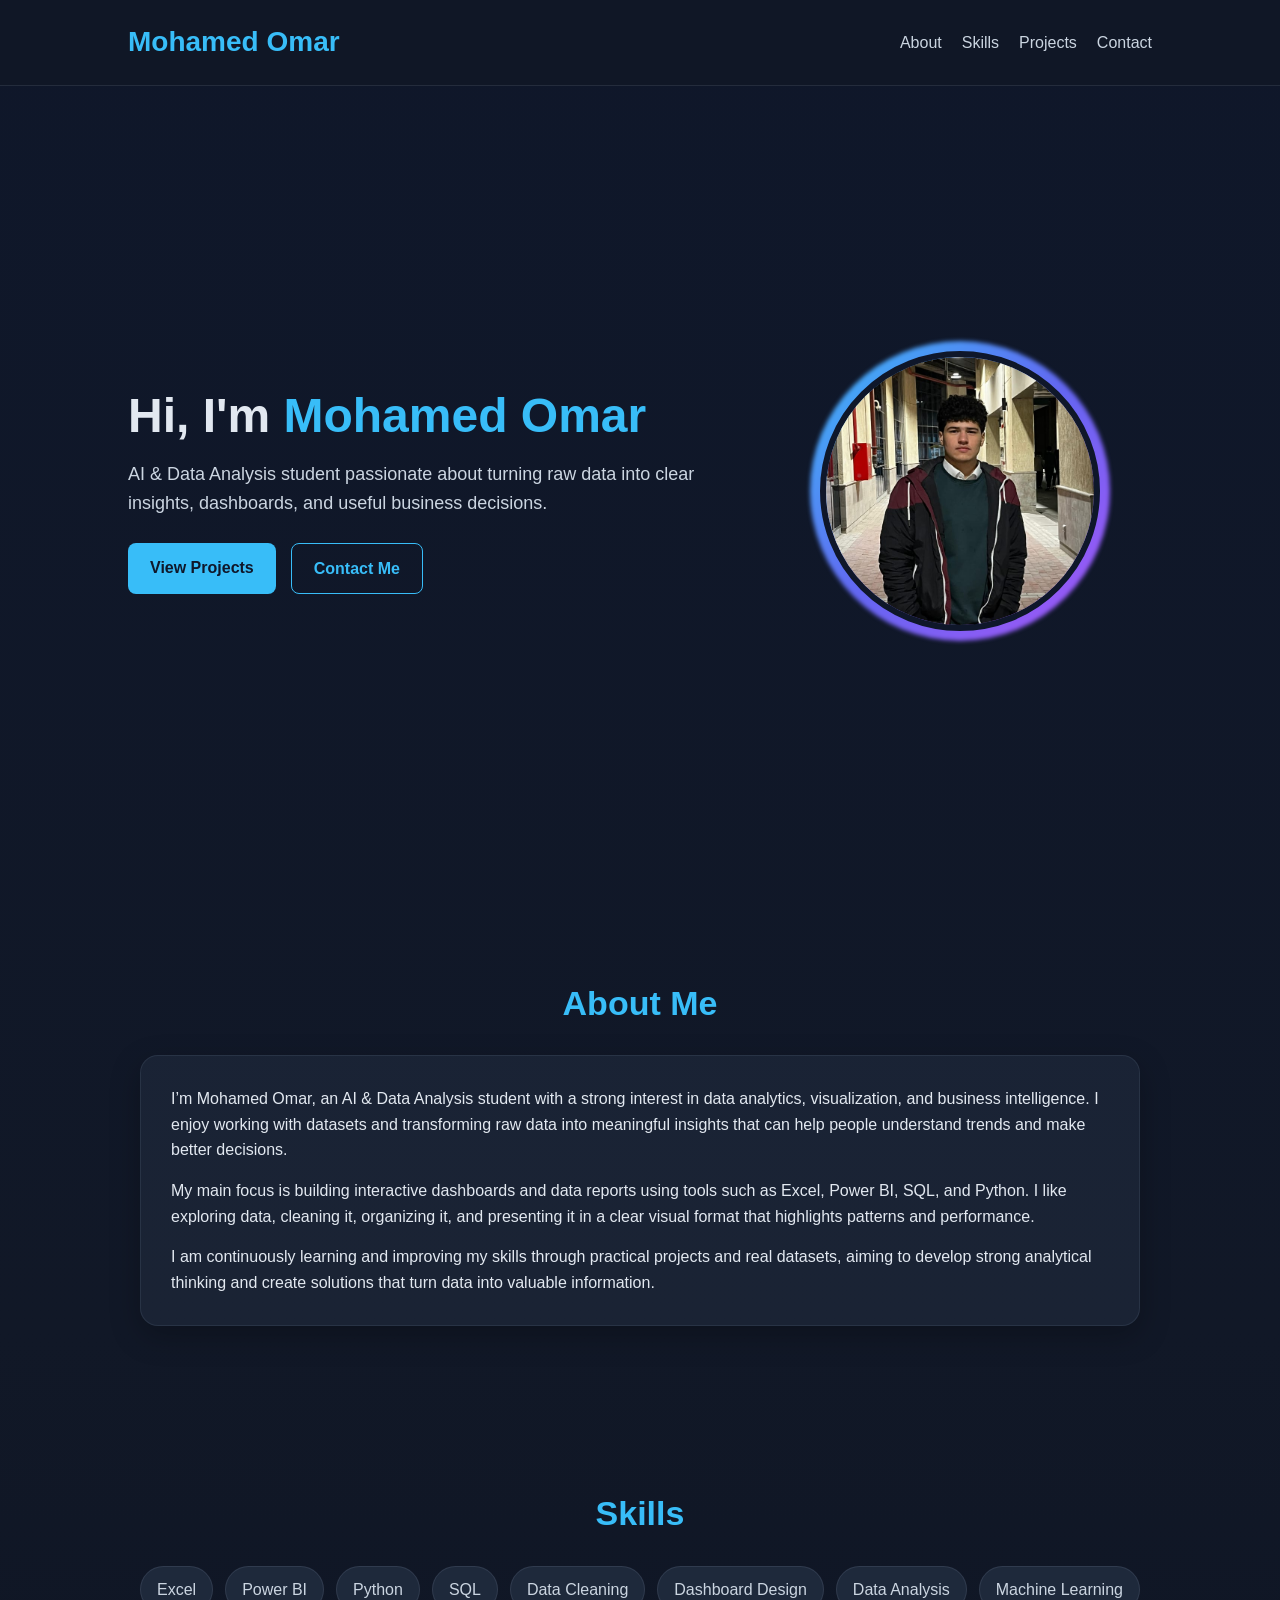
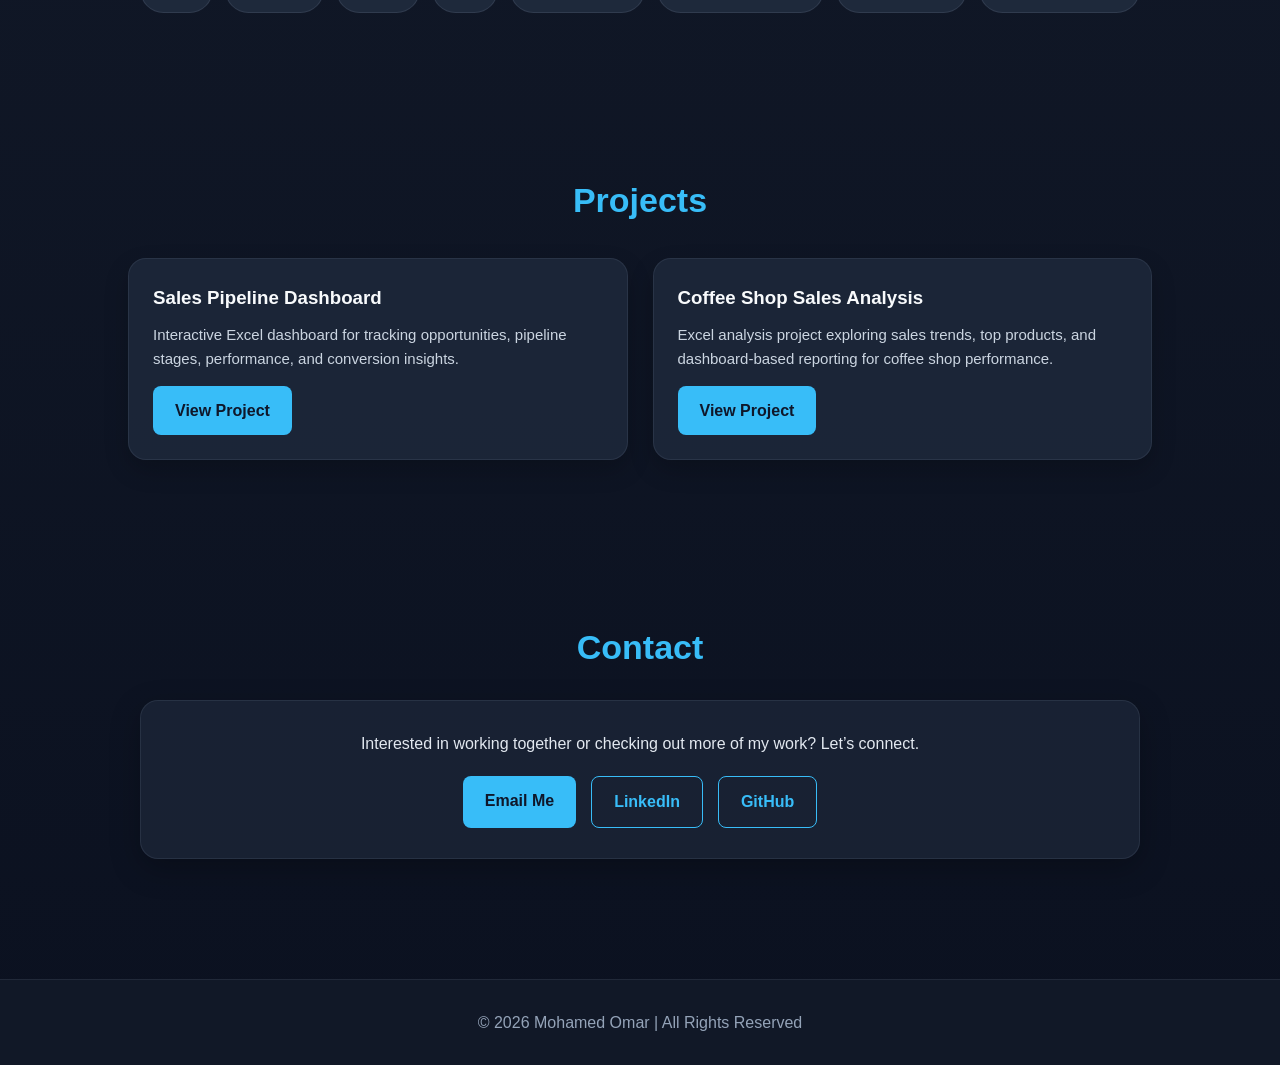
<file: index.html>
<!DOCTYPE html>
<html lang="en">
<head>
<meta charset="UTF-8" />
<meta name="viewport" content="width=device-width, initial-scale=1.0" />
<title>Mohamed Omar | AI & Data Analyst</title>

<style>
* {
margin: 0;
padding: 0;
box-sizing: border-box;
scroll-behavior: smooth;
}

body {
font-family: 'Segoe UI', sans-serif;
background: linear-gradient(180deg, #0f172a, #111827, #0b1120);
color: #e2e8f0;
line-height: 1.6;
}

a {
text-decoration: none;
color: inherit;
}

nav {
position: sticky;
top: 0;
z-index: 1000;
display: flex;
justify-content: space-between;
align-items: center;
padding: 20px 10%;
background: rgba(17, 24, 39, 0.92);
backdrop-filter: blur(10px);
border-bottom: 1px solid rgba(148, 163, 184, 0.15);
}

nav h2 {
color: #38bdf8;
font-size: 28px;
}

nav .nav-links {
display: flex;
gap: 20px;
flex-wrap: wrap;
}

nav a {
color: #cbd5e1;
transition: 0.3s;
font-weight: 500;
}

nav a:hover {
color: #38bdf8;
}

.hero {
min-height: 90vh;
display: flex;
align-items: center;
justify-content: space-between;
gap: 40px;
padding: 80px 10%;
flex-wrap: wrap;
}

.hero-text {
flex: 1;
min-width: 280px;
max-width: 600px;
}

.hero-text h1 {
font-size: 48px;
margin-bottom: 15px;
line-height: 1.2;
}

.hero-text span {
color: #38bdf8;
}

.hero-text p {
color: #cbd5e1;
font-size: 18px;
margin-bottom: 25px;
}

.hero-buttons {
display: flex;
gap: 15px;
flex-wrap: wrap;
}

.btn {
display: inline-block;
padding: 12px 22px;
border-radius: 8px;
font-weight: bold;
transition: 0.3s ease;
cursor: pointer;
border: none;
}

.btn-primary {
background: #38bdf8;
color: #0f172a;
}

.btn-primary:hover {
background: #0ea5e9;
transform: translateY(-2px);
}

.btn-secondary {
border: 1px solid #38bdf8;
color: #38bdf8;
background: transparent;
}

.btn-secondary:hover {
background: #38bdf8;
color: #0f172a;
transform: translateY(-2px);
}

.profile-wrapper {
position: relative;
width: 280px;
height: 280px;
margin: auto;
}

.profile-wrapper::before {
content: "";
position: absolute;
inset: -10px;
border-radius: 50%;
background: linear-gradient(135deg, #38bdf8, #6366f1, #a855f7);
filter: blur(2px);
}

.profile {
position: relative;
width: 100%;
height: 100%;
border-radius: 50%;
object-fit: cover;
object-position: center;
border: 6px solid #0f172a;
z-index: 1;
display: block;
background: #1e293b;
}

section {
padding: 80px 10%;
}

.section-title {
font-size: 34px;
margin-bottom: 25px;
color: #38bdf8;
text-align: center;
}

.about-box, .contact-box {
max-width: 1000px;
margin: auto;
background: rgba(30, 41, 59, 0.7);
border: 1px solid rgba(148, 163, 184, 0.12);
padding: 30px;
border-radius: 18px;
box-shadow: 0 10px 30px rgba(0, 0, 0, 0.25);
}

.skills {
display: flex;
flex-wrap: wrap;
gap: 12px;
justify-content: center;
margin-top: 20px;
}

.skill {
background: #1e293b;
color: #cbd5e1;
padding: 10px 16px;
border-radius: 999px;
border: 1px solid rgba(148, 163, 184, 0.15);
transition: 0.3s;
}

.skill:hover {
border-color: #38bdf8;
color: #38bdf8;
transform: translateY(-2px);
}

.cards {
display: grid;
grid-template-columns: repeat(auto-fit, minmax(260px, 1fr));
gap: 25px;
margin-top: 30px;
}

.card {
background: rgba(30, 41, 59, 0.85);
padding: 24px;
border-radius: 18px;
border: 1px solid rgba(148, 163, 184, 0.12);
transition: 0.3s;
box-shadow: 0 10px 25px rgba(0, 0, 0, 0.2);
}

.card:hover {
transform: translateY(-6px);
border-color: #38bdf8;
box-shadow: 0 14px 35px rgba(56, 189, 248, 0.12);
}

.card h3 {
margin-bottom: 10px;
color: #f8fafc;
}

.card p {
color: #cbd5e1;
font-size: 15px;
margin-bottom: 15px;
}

.contact-links {
display: flex;
gap: 15px;
flex-wrap: wrap;
margin-top: 20px;
justify-content: center;
}

footer {
text-align: center;
padding: 30px;
background: #111827;
color: #94a3b8;
border-top: 1px solid rgba(148, 163, 184, 0.12);
margin-top: 40px;
}

@media (max-width: 768px) {
nav {
padding: 18px 6%;
}

.hero, section {
padding-left: 6%;
padding-right: 6%;
}

.hero {
text-align: center;
justify-content: center;
}

.hero-buttons {
justify-content: center;
}

.hero-text h1 {
font-size: 36px;
}

nav .nav-links {
gap: 12px;
}
}
</style>
</head>

<body>

<nav>
<h2>Mohamed Omar</h2>

<div class="nav-links">
<a href="#about">About</a>
<a href="#skills">Skills</a>
<a href="#projects">Projects</a>
<a href="#contact">Contact</a>
</div>
</nav>

<section class="hero">

<div class="hero-text">
<h1>Hi, I'm <span>Mohamed Omar</span></h1>

<p>
AI & Data Analysis student passionate about turning raw data into clear insights, dashboards, and useful business decisions.
</p>

<div class="hero-buttons">
<a href="#projects" class="btn btn-primary">View Projects</a>
<a href="#contact" class="btn btn-secondary">Contact Me</a>
</div>

</div>

<div class="profile-wrapper">
<img src="profile.jpg" alt="Mohamed Omar" class="profile">
</div>

</section>

<section id="about">

<h2 class="section-title">About Me</h2>

<div class="about-box">

<p>
I’m Mohamed Omar, an AI & Data Analysis student with a strong interest in data analytics, visualization, and business intelligence. I enjoy working with datasets and transforming raw data into meaningful insights that can help people understand trends and make better decisions.
</p>

<p style="margin-top:15px;">
My main focus is building interactive dashboards and data reports using tools such as Excel, Power BI, SQL, and Python. I like exploring data, cleaning it, organizing it, and presenting it in a clear visual format that highlights patterns and performance.
</p>

<p style="margin-top:15px;">
I am continuously learning and improving my skills through practical projects and real datasets, aiming to develop strong analytical thinking and create solutions that turn data into valuable information.
</p>

</div>
</section>

<section id="skills">

<h2 class="section-title">Skills</h2>

<div class="skills">

<div class="skill">Excel</div>
<div class="skill">Power BI</div>
<div class="skill">Python</div>
<div class="skill">SQL</div>
<div class="skill">Data Cleaning</div>
<div class="skill">Dashboard Design</div>
<div class="skill">Data Analysis</div>
<div class="skill">Machine Learning</div>

</div>

</section>

<section id="projects">

<h2 class="section-title">Projects</h2>

<div class="cards">

<div class="card">

<h3>Sales Pipeline Dashboard</h3>

<p>
Interactive Excel dashboard for tracking opportunities, pipeline stages, performance, and conversion insights.
</p>

<a href="sales-pipeline.xlsx" target="_blank" class="btn btn-primary">
View Project
</a>

</div>

<div class="card">

<h3>Coffee Shop Sales Analysis</h3>

<p>
Excel analysis project exploring sales trends, top products, and dashboard-based reporting for coffee shop performance.
</p>

<a href="coffee-shop-sales.xlsx" target="_blank" class="btn btn-primary">
View Project
</a>

</div>

</div>

</section>

<section id="contact">

<h2 class="section-title">Contact</h2>

<div class="contact-box">

<p style="text-align:center;">
Interested in working together or checking out more of my work? Let’s connect.
</p>

<div class="contact-links">

<a href="mailto:yourmail@example.com" class="btn btn-primary">
Email Me
</a>

<a href="https://www.linkedin.com/" target="_blank" class="btn btn-secondary">
LinkedIn
</a>

<a href="https://github.com/" target="_blank" class="btn btn-secondary">
GitHub
</a>

</div>

</div>

</section>

<footer>
© 2026 Mohamed Omar | All Rights Reserved
</footer>

</body>
</html>
</file>
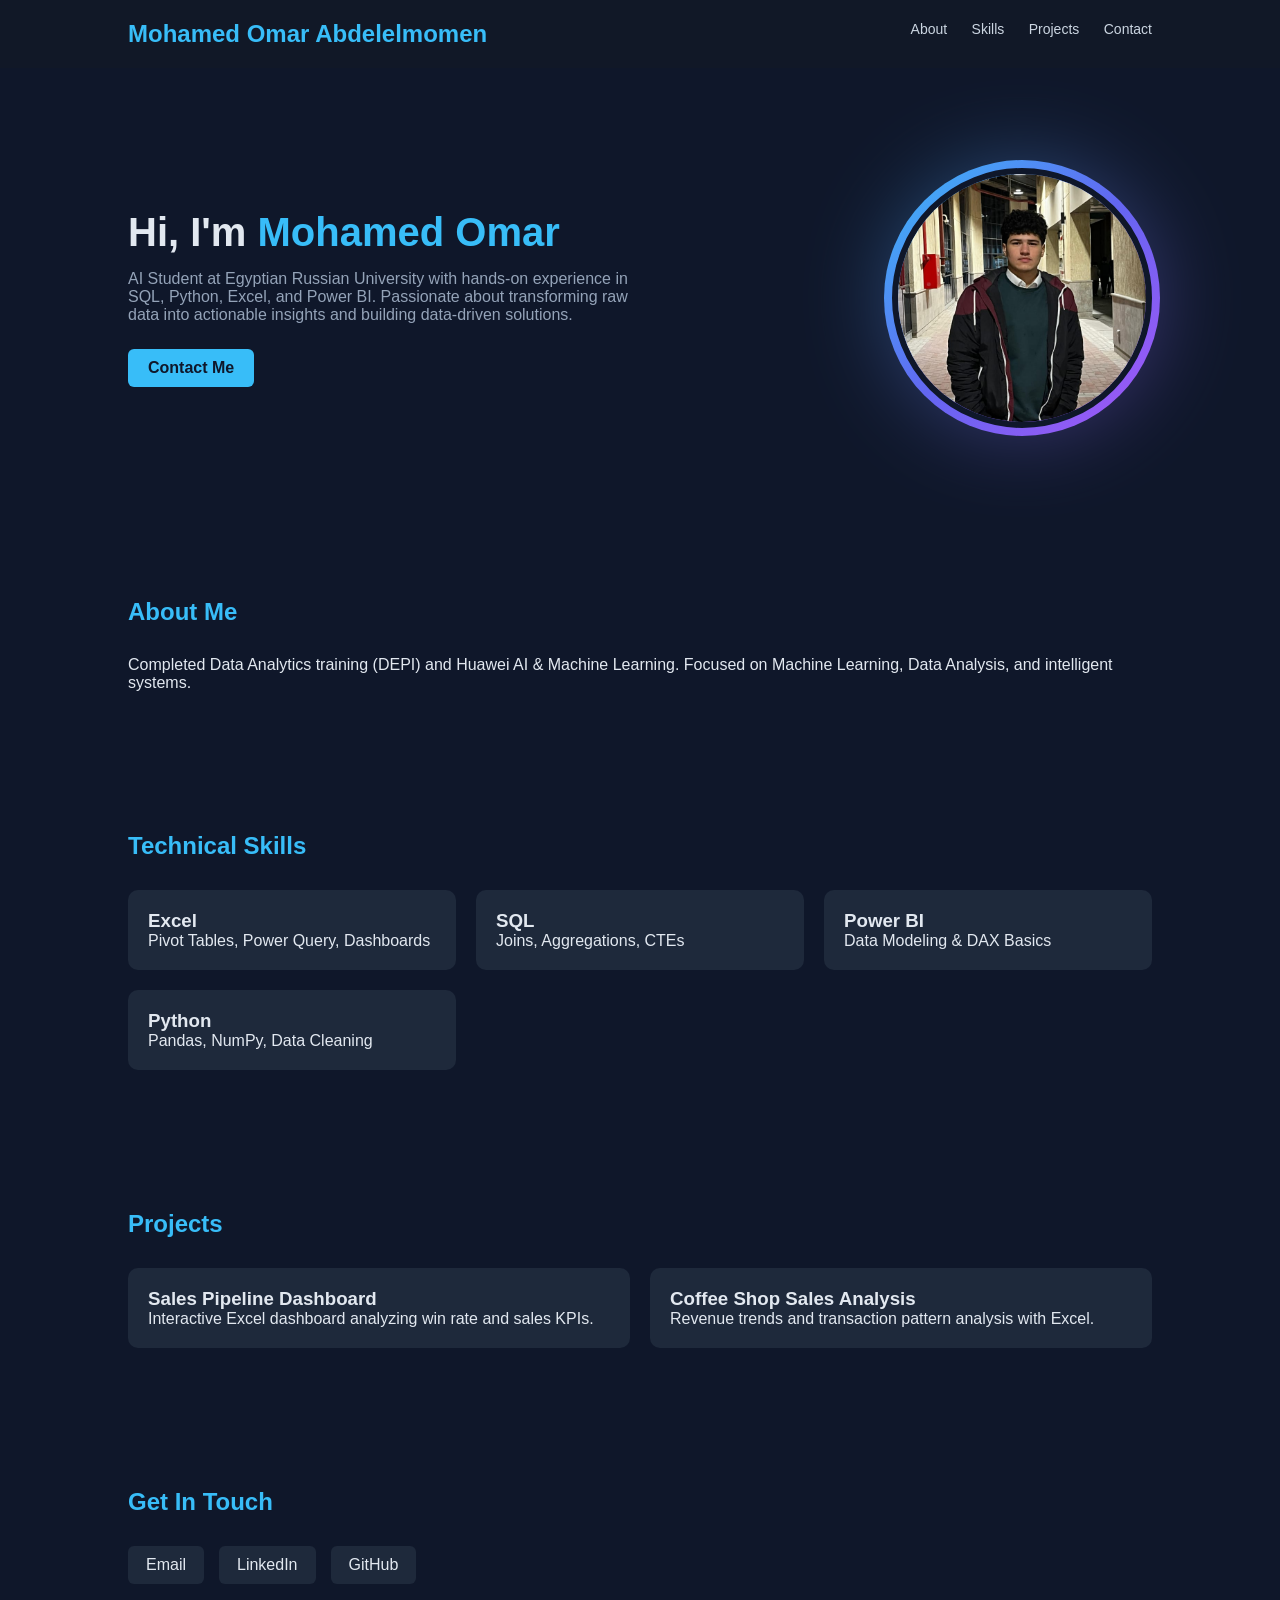
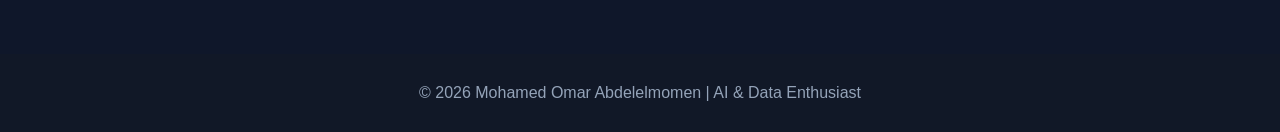
<file: preview.html>
<!DOCTYPE html>
<html lang="en">
<head>
<meta charset="UTF-8">
<meta name="viewport" content="width=device-width, initial-scale=1.0">
<title>Mohamed Omar | AI Engineer</title>

<style>
*{
    margin:0;
    padding:0;
    box-sizing:border-box;
    scroll-behavior:smooth;
}

body{
    font-family: 'Segoe UI', sans-serif;
    background:#0f172a;
    color:#e2e8f0;
}

/* Navbar */
nav{
    display:flex;
    justify-content:space-between;
    padding:20px 10%;
    background:#111827;
}

nav h2{
    color:#38bdf8;
}

nav a{
    color:#cbd5e1;
    text-decoration:none;
    margin-left:20px;
    font-size:14px;
}

nav a:hover{
    color:#38bdf8;
}

/* Hero */
.hero{
    display:flex;
    align-items:center;
    justify-content:space-between;
    padding:100px 10%;
    flex-wrap:wrap;
}

.hero-text{
    max-width:500px;
}

.hero-text h1{
    font-size:40px;
    margin-bottom:15px;
}

.hero-text span{
    color:#38bdf8;
}

.hero-text p{
    color:#94a3b8;
    margin-bottom:25px;
}

.btn{
    display:inline-block;
    padding:10px 20px;
    background:#38bdf8;
    color:#0f172a;
    border-radius:6px;
    text-decoration:none;
    font-weight:bold;
    transition:0.3s;
}

.btn:hover{
    background:#0ea5e9;
}

/* ===== صورة احترافية ===== */

.profile-wrapper{
    position:relative;
    width:260px;
    height:260px;
    display:flex;
    justify-content:center;
    align-items:center;
}

.profile-wrapper::before{
    content:"";
    position:absolute;
    inset:-8px;
    border-radius:50%;
    background:linear-gradient(135deg,#38bdf8,#6366f1,#a855f7);
    z-index:0;
}

.profile{
    position:relative;
    width:100%;
    height:100%;
    border-radius:50%;
    object-fit:cover;
    border:6px solid #0f172a;
    z-index:1;
}

.profile-wrapper::after{
    content:"";
    position:absolute;
    inset:0;
    border-radius:50%;
    background:linear-gradient(135deg,#38bdf8,#a855f7);
    filter:blur(45px);
    opacity:0.4;
    z-index:-1;
}

/* Sections */
section{
    padding:70px 10%;
}

section h2{
    margin-bottom:30px;
    color:#38bdf8;
}

/* Cards */
.cards{
    display:grid;
    grid-template-columns:repeat(auto-fit,minmax(250px,1fr));
    gap:20px;
}

.card{
    background:#1e293b;
    padding:20px;
    border-radius:10px;
    transition:0.3s;
}

.card:hover{
    transform:translateY(-5px);
    background:#263449;
}

/* Contact Buttons */
.contact-buttons{
    display:flex;
    flex-wrap:wrap;
    gap:15px;
}

.contact-buttons a{
    padding:10px 18px;
    background:#1e293b;
    border-radius:6px;
    text-decoration:none;
    color:#e2e8f0;
    transition:0.3s;
}

.contact-buttons a:hover{
    background:#38bdf8;
    color:#0f172a;
}

/* Footer */
footer{
    text-align:center;
    padding:30px;
    background:#111827;
    color:#94a3b8;
}

@media(max-width:768px){
    .hero{
        flex-direction:column;
        text-align:center;
        gap:40px;
    }
}
</style>
</head>

<body>

<nav>
    <h2>Mohamed Omar Abdelelmomen</h2>
    <div>
        <a href="#about">About</a>
        <a href="#skills">Skills</a>
        <a href="#projects">Projects</a>
        <a href="#contact">Contact</a>
    </div>
</nav>

<div class="hero">
    <div class="hero-text">
        <h1>Hi, I'm <span>Mohamed Omar</span></h1>
        <p>
            AI Student at Egyptian Russian University with hands-on experience in
            SQL, Python, Excel, and Power BI. Passionate about transforming raw
            data into actionable insights and building data-driven solutions.
        </p>
        <a href="mailto:mohamedmuhmoud44@gmail.com" class="btn">Contact Me</a>
    </div>

    <div class="profile-wrapper">
        <img src="profile.jpg" alt="Mohamed Omar" class="profile">
    </div>
</div>

<section id="about">
    <h2>About Me</h2>
    <p>
        Completed Data Analytics training (DEPI) and Huawei AI & Machine Learning.
        Focused on Machine Learning, Data Analysis, and intelligent systems.
    </p>
</section>

<section id="skills">
    <h2>Technical Skills</h2>
    <div class="cards">
        <div class="card"><h3>Excel</h3><p>Pivot Tables, Power Query, Dashboards</p></div>
        <div class="card"><h3>SQL</h3><p>Joins, Aggregations, CTEs</p></div>
        <div class="card"><h3>Power BI</h3><p>Data Modeling & DAX Basics</p></div>
        <div class="card"><h3>Python</h3><p>Pandas, NumPy, Data Cleaning</p></div>
    </div>
</section>

<section id="projects">
    <h2>Projects</h2>
    <div class="cards">
        <div class="card">
            <h3>Sales Pipeline Dashboard</h3>
            <p>Interactive Excel dashboard analyzing win rate and sales KPIs.</p>
        </div>
        <div class="card">
            <h3>Coffee Shop Sales Analysis</h3>
            <p>Revenue trends and transaction pattern analysis with Excel.</p>
        </div>
    </div>
</section>

<section id="contact">
    <h2>Get In Touch</h2>
    <div class="contact-buttons">
        <a href="mailto:mohamedmuhmoud44@gmail.com">Email</a>
        <a href="https://www.linkedin.com/in/mohamed-omar-64873230b/" target="_blank">LinkedIn</a>
        <a href="https://github.com/mohamedmuhmoud44-web" target="_blank">GitHub</a>
    </div>
</section>

<footer>
    © 2026 Mohamed Omar Abdelelmomen | AI & Data Enthusiast
</footer>

</body>
</html>
</file>
